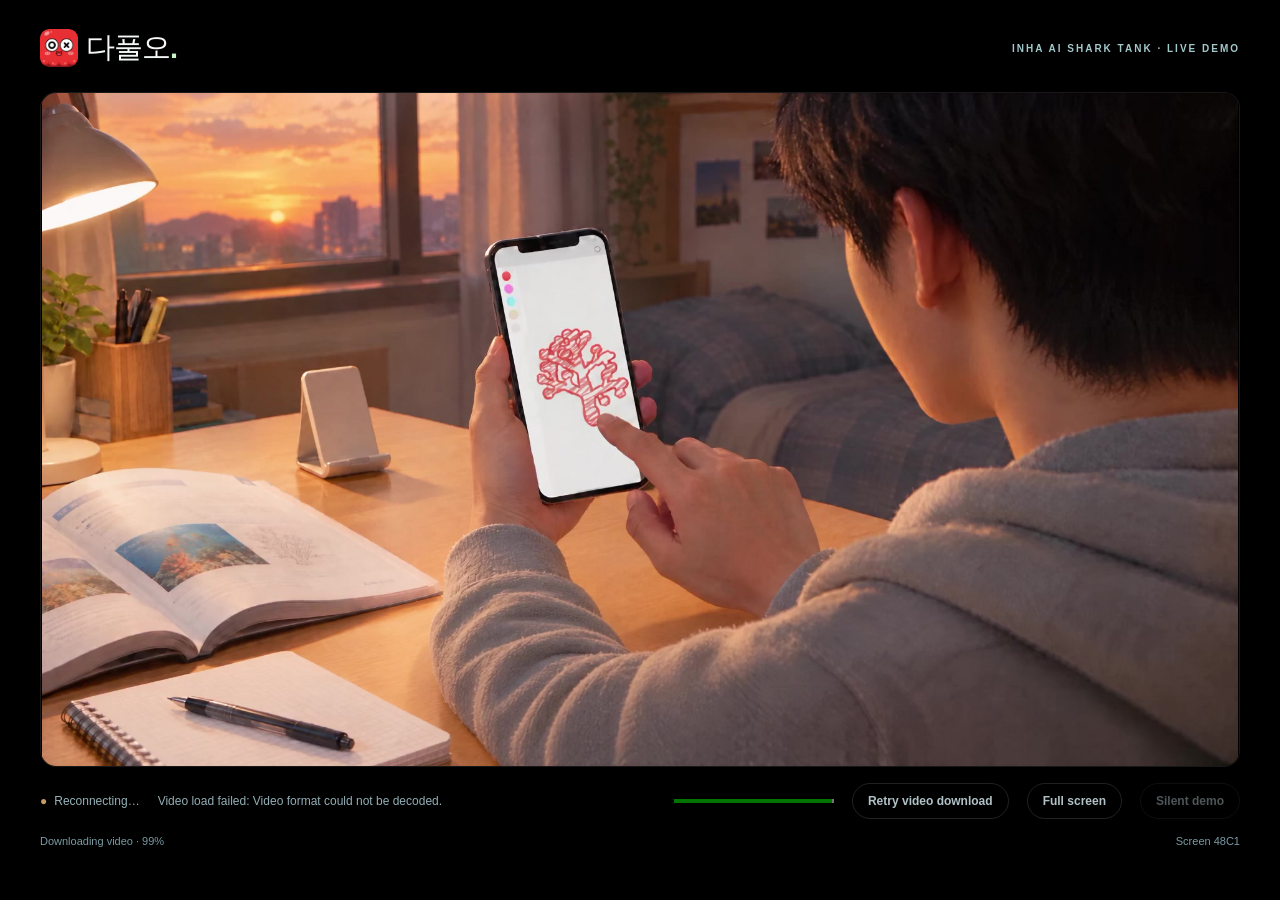
<file: index.html>
<!doctype html>
<html lang="en"><head><meta charset="utf-8"><meta name="viewport" content="width=device-width,initial-scale=1,viewport-fit=cover"><meta name="theme-color" content="#000000"><title>다풀오 · Live demo</title><link rel="stylesheet" href="./style.css?v=20261127-tour-fullscreen"></head>
<body class="audience-page"><main class="audience"><header><a class="brand" href="./" aria-label="다풀오 홈"><img class="brand-icon" src="./app-icon.png" width="38" height="38" alt="" aria-hidden="true">다풀오<span class="brand-dot">.</span></a><span class="eyebrow">INHA AI SHARK TANK · LIVE DEMO</span></header>
<div class="presentation" id="presentation"><button id="leave-expanded" class="leave-expanded" aria-label="Exit large view" hidden>×</button><div class="video-column"><div class="screen" id="screen"><video id="video" poster="./first-frame.jpg" playsinline preload="auto" aria-label="다풀오 소개 영상"></video><button id="replay" class="replay-button" hidden><span aria-hidden="true">↻</span> Watch again</button></div></div>
<aside class="homepage-panel" id="homepage-panel" aria-label="다풀오 사이트 둘러보기" hidden><div class="homepage-device"><div class="homepage-toolbar"><span>dapulo.com</span><a href="https://dapulo.com/" target="_blank" rel="noopener noreferrer">Open site ↗</a></div><div class="homepage-scroll"><iframe id="homepage" scrolling="yes" title="다풀오 모바일 홈페이지" referrerpolicy="no-referrer" sandbox="allow-scripts allow-same-origin allow-forms allow-popups allow-popups-to-escape-sandbox allow-modals allow-downloads allow-storage-access-by-user-activation" allow="camera https://dapulo.com; microphone https://dapulo.com; geolocation 'none'"></iframe></div></div><p class="homepage-hint">Scroll to explore 다풀오</p></aside></div>
<footer><span class="connection" id="conn" role="status">Connecting…</span><span id="status" role="status">Loading video…</span><progress id="progress" max="100" value="0" aria-label="Video download"></progress><button class="text-button" id="ready" hidden>Enable playback</button><button class="text-button" id="retry" hidden>Retry video download</button><button class="text-button" id="full">Full screen</button><button class="text-button" id="sound" aria-pressed="false">Sound on</button></footer>
<p class="audience-note"><span id="loading">Loading video…</span><span id="device"></span></p>
<noscript>This live demo requires JavaScript. Please enable it and reload.</noscript></main><script src="./vendor/mqtt.min.js"></script><script type="module" src="./audience.mjs?v=20261127-tour-fullscreen"></script></body></html>
</file>
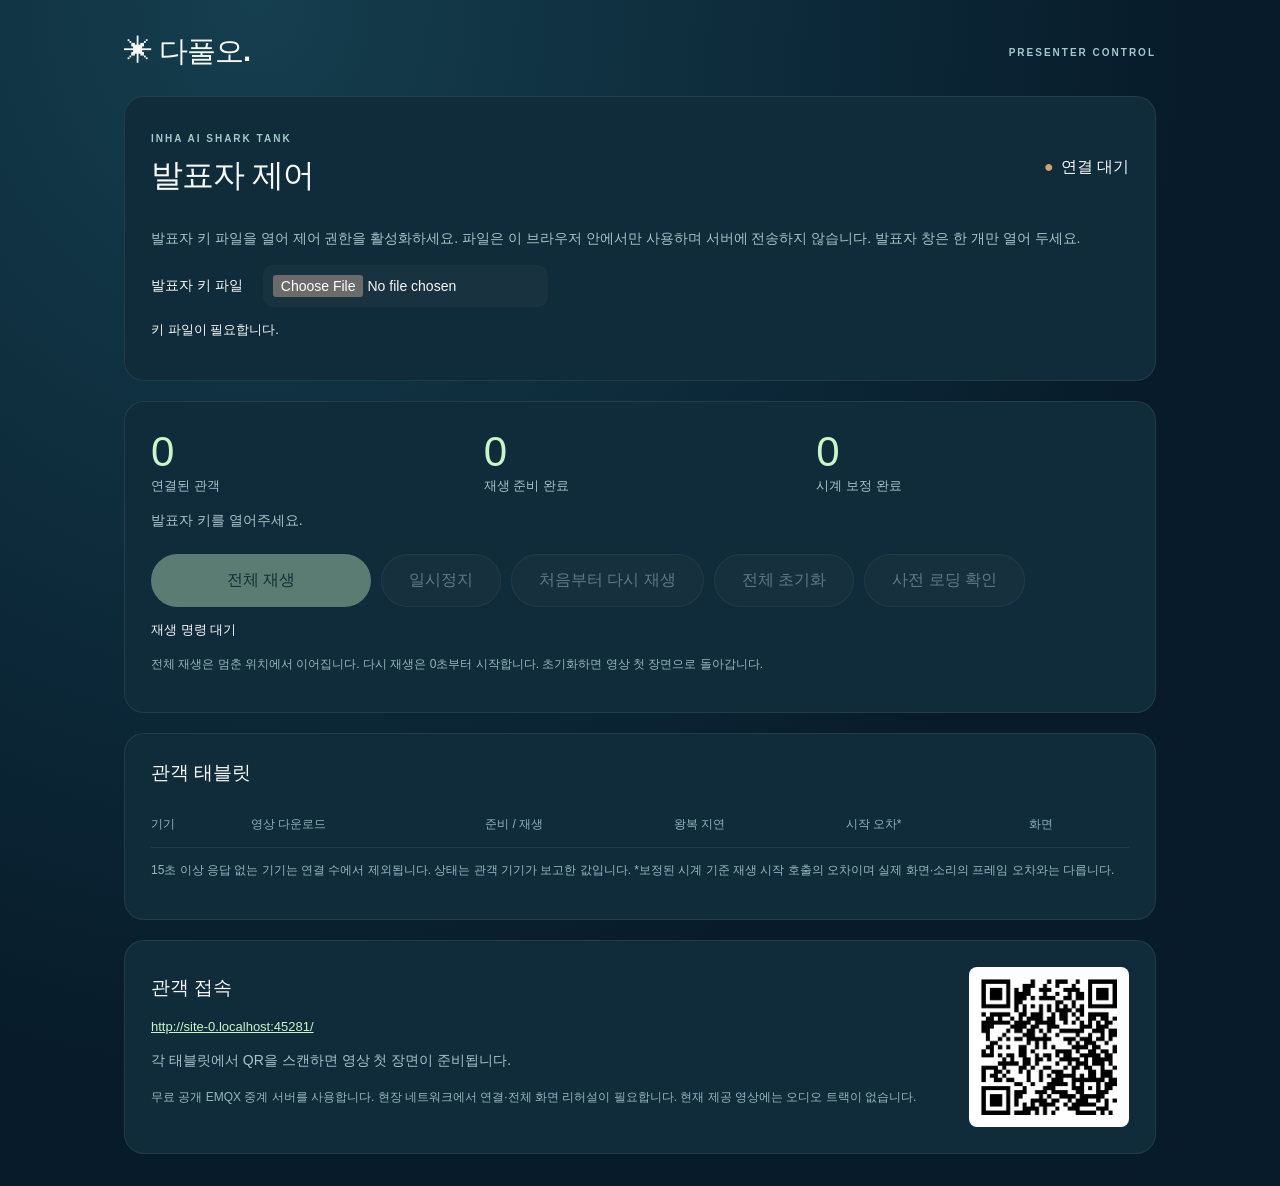
<file: admin.html>
<!doctype html>
<html lang="ko"><head><meta charset="utf-8"><meta name="viewport" content="width=device-width,initial-scale=1"><meta name="robots" content="noindex,nofollow"><title>다풀오 · 발표자 제어</title><link rel="stylesheet" href="./style.css"></head><body><main class="admin"><header><a class="brand" href="./">✳ 다풀오.</a><span class="eyebrow">PRESENTER CONTROL</span></header>
<section class="panel"><div class="section-head"><div><p class="eyebrow">INHA AI SHARK TANK</p><h1>발표자 제어</h1></div><span id="conn" class="connection" role="status">연결 대기</span></div><p class="muted">발표자 키 파일을 열어 제어 권한을 활성화하세요. 파일은 이 브라우저 안에서만 사용하며 서버에 전송하지 않습니다. 발표자 창은 한 개만 열어 두세요.</p><label class="file-label">발표자 키 파일 <input type="file" id="key" accept=".json,application/json"></label><p id="key-status" role="status">키 파일이 필요합니다.</p></section>
<section class="panel"><div class="metrics"><div><strong id="connected-count">0</strong><span>연결된 관객</span></div><div><strong id="ready-count">0</strong><span>재생 준비 완료</span></div><div><strong id="synced-count">0</strong><span>시계 보정 완료</span></div></div><p id="readiness" class="muted">키를 열면 관객 상태를 확인합니다.</p><div class="controls"><button id="play" disabled>전체 재생</button><button id="pause" class="secondary" disabled>일시정지</button><button id="restart" class="secondary" disabled>처음부터 다시 재생</button><button id="reset" class="secondary" disabled>전체 초기화</button><button id="preload" class="secondary" disabled>사전 로딩 확인</button></div><p id="sent" role="status">재생 명령 대기</p><p class="small">전체 재생은 멈춘 위치에서 이어집니다. 다시 재생은 0초부터 시작합니다. 초기화하면 영상 첫 장면으로 돌아갑니다.</p></section>
<section class="panel"><h2>관객 태블릿</h2><div class="table-scroll"><table><thead><tr><th>기기</th><th>영상 다운로드</th><th>준비 / 재생</th><th>왕복 지연</th><th>시작 오차*</th><th>화면</th></tr></thead><tbody id="devices"></tbody></table></div><p class="small">15초 이상 응답 없는 기기는 연결 수에서 제외됩니다. 상태는 관객 기기가 보고한 값입니다. *보정된 시계 기준 재생 시작 호출의 오차이며 실제 화면·소리의 프레임 오차와는 다릅니다.</p></section>
<section class="panel share"><div><h2>관객 접속</h2><a id="audience-link" href="./"></a><p class="muted">각 태블릿에서 QR을 스캔하면 영상 첫 장면이 준비됩니다.</p><p class="small">무료 공개 EMQX 중계 서버를 사용합니다. 현장 네트워크에서 연결·전체 화면 리허설이 필요합니다. 현재 제공 영상에는 오디오 트랙이 없습니다.</p></div><img src="./audience-qr.png" width="160" height="160" alt="관객 페이지 QR 코드"></section></main><script src="./vendor/mqtt.min.js"></script><script type="module" src="./presenter.mjs"></script></body></html>
</file>
<file: style.css>
:root{color-scheme:dark;font-family:Inter,-apple-system,BlinkMacSystemFont,"Segoe UI",sans-serif;background:#000;color:#f5f9f8;font-synthesis:none}*{box-sizing:border-box}body{margin:0;min-height:100svh;background:radial-gradient(ellipse at 20% 0%,#153e4e 0%,#071b2a 65%)}body.audience-page{background:#000}a{color:inherit}button,input{font:inherit}button{border:0;border-radius:50px;background:#c8f5c9;color:#123333;padding:15px 27px;font-weight:650;cursor:pointer;min-height:48px}button:hover{filter:brightness(1.08)}button:disabled{opacity:.4;cursor:wait}button:focus-visible,a:focus-visible,input:focus-visible{outline:3px solid #fff;outline-offset:5px}[hidden]{display:none!important}.audience{width:min(1320px,100%);margin:auto;padding:28px 40px 18px}header{display:flex;align-items:center;justify-content:space-between;gap:20px;margin-bottom:24px}.brand{font-size:29px;font-weight:750;text-decoration:none;letter-spacing:-1px;display:flex;align-items:center;gap:8px}.brand-dot{margin-left:-8px;color:#c8f5c9}.brand-icon{display:block;width:38px;height:38px;flex:none;object-fit:contain;border-radius:9px}.eyebrow{font-size:10px;letter-spacing:2px;font-weight:600;color:#a3c9cb}.screen{margin-inline:auto;position:relative;aspect-ratio:16/9;background:#000;overflow:hidden;border-radius:16px;border:1px solid #ffffff18;box-shadow:0 32px 80px #0003}video{display:block;width:100%;height:100%;object-fit:contain;background:#000}h1{font-size:clamp(28px,4.3vw,62px);font-weight:450;letter-spacing:-2px;line-height:1.06;margin:15px 0 20px}progress{height:4px;width:160px;accent-color:#c8f5c9;border:0}.small{font-size:12px;color:#96b7bf;line-height:1.7}footer{display:flex;flex-wrap:wrap;align-items:center;gap:18px;margin-top:16px;font-size:12px;color:#a3c1c9}footer #status{margin-right:auto}.connection:before{content:"●";color:#d1a36d;margin-right:7px}.connection.online:before{color:#c8f5c9}.text-button{background:transparent;border:1px solid #ffffff25;color:#c3d6dc;padding:7px 15px;min-height:36px;font-size:12px}.audience-note{font-size:11px;color:#7d9fa8;margin-top:14px;line-height:1.5}#device{float:right}.secondary{background:#ffffff10;color:#dcebea;border:1px solid #ffffff20}.screen:fullscreen{border:0;border-radius:0;width:100vw;height:100vh;aspect-ratio:auto}.screen:-webkit-full-screen{width:100vw;height:100vh}.admin{width:min(1080px,100%);margin:auto;padding:32px 24px}.admin h1{font-size:32px;letter-spacing:-1px}.admin h2{font-size:19px;font-weight:550;margin:0 0 16px}.panel{background:#102b39;border:1px solid #ffffff14;border-radius:20px;padding:26px;margin-top:20px}.section-head{display:flex;align-items:center;justify-content:space-between;gap:16px}.muted{color:#a8c2c9;font-size:14px;line-height:1.7}.file-label{display:flex;flex-wrap:wrap;align-items:center;gap:20px;font-size:14px}.file-label input{max-width:100%;padding:10px;background:#ffffff08;border-radius:10px}.metrics{display:grid;grid-template-columns:repeat(3,1fr);gap:20px}.metrics strong{font-size:42px;font-weight:450;display:block;color:#c8f5c9}.metrics span{font-size:13px;color:#a8c2c9}.controls{display:flex;flex-wrap:wrap;gap:10px;margin-top:22px}.controls #play{min-width:220px}.table-scroll{overflow:auto}table{border-collapse:collapse;width:100%;white-space:nowrap;font-size:12px;text-align:left}th,td{padding:14px 14px 14px 0;border-bottom:1px solid #ffffff12}th{color:#90b2bc;font-weight:500}td{color:#d4e6e8}.share{display:flex;justify-content:space-between;align-items:center;gap:24px}.share img{background:white;border-radius:8px}.share a{font-size:13px;overflow-wrap:anywhere;color:#c8f5c9}#sent,#key-status{font-size:13px;line-height:1.6}noscript{display:block;color:#ffc4a6}
@media(max-width:700px){.audience{padding:18px 16px}.brand{font-size:24px}header{margin-bottom:16px}.eyebrow{font-size:8px;letter-spacing:1.4px}.screen{aspect-ratio:auto;height:min(70svh,600px);min-height:330px}h1{font-size:36px}footer{gap:10px}.audience-note{font-size:10px}.admin{padding:20px 14px}.panel{padding:20px}.share{align-items:flex-start}.share img{width:100px;height:100px}.metrics{gap:10px}.metrics strong{font-size:34px}.controls button{flex-grow:1}.admin h1{font-size:27px}}
@media(orientation:landscape) and (max-height:700px){.audience{padding:12px 24px}.audience header{margin-bottom:10px}.screen{height:calc(100svh - 124px);min-height:0;aspect-ratio:16/9}.audience-note{margin:7px 0}footer{margin-top:8px}}

.replay-button{position:absolute;left:50%;top:50%;transform:translate(-50%,-50%);display:flex;align-items:center;gap:10px;background:#000000e6;color:#fff;border:1px solid #ffffff70;box-shadow:0 8px 30px #0005;backdrop-filter:blur(8px);font-size:17px;padding:16px 28px;white-space:nowrap}.replay-button span{font-size:25px;line-height:1}

.presentation{display:grid;grid-template-columns:minmax(0,1fr) 0px;align-items:center;gap:0;min-width:0}
.video-column{min-width:0}.homepage-panel{min-width:0;overflow:hidden;opacity:0;transition:opacity .3s ease;touch-action:pan-y;color:#b8d1d6}
.presentation.home-open{grid-template-columns:minmax(0,1fr) clamp(300px,34vw,390px);gap:24px}.home-open .homepage-panel{opacity:1;transform:none}
.home-open .screen{width:100%;height:auto;min-height:0;aspect-ratio:16/9}.homepage-device{border:1px solid #ffffff30;border-radius:24px;overflow:hidden;background:white;height:min(72svh,680px);box-shadow:0 24px 64px #0005;display:flex;flex-direction:column;color-scheme:light}.homepage-toolbar{height:42px;flex-shrink:0;display:flex;justify-content:space-between;align-items:center;padding:0 15px;background:#f4f7f5;color:#31514e;font-size:11px;border-bottom:1px solid #dfe8e2}.homepage-toolbar a{text-decoration:none;font-weight:600}.homepage-scroll{flex:1;min-height:0;overflow:auto;overscroll-behavior:contain;-webkit-overflow-scrolling:touch;touch-action:pan-y}#homepage{width:100%;height:100%;min-height:0;border:0;display:block;background:#fff;touch-action:pan-y}.homepage-hint{font-size:11px;text-align:center;color:#a3c1c9;margin:10px 0 0}
.presentation:fullscreen,.presentation:-webkit-full-screen{width:100vw;height:100vh;max-width:none;padding:24px;background:#000}.presentation:fullscreen .video-column,.presentation:-webkit-full-screen .video-column{height:100%;display:flex;align-items:center}.presentation:fullscreen .screen,.presentation:-webkit-full-screen .screen{width:100%;height:100%;aspect-ratio:auto}.presentation:fullscreen .homepage-device,.presentation:-webkit-full-screen .homepage-device{height:calc(100vh - 72px)}
@media(max-width:700px) and (orientation:portrait){.presentation.home-open{grid-template-columns:minmax(0,1fr);gap:20px}.home-open .homepage-panel{width:min(100%,390px);justify-self:center}.home-open .homepage-device{height:min(76svh,700px)}.presentation:fullscreen.home-open{overflow-y:auto;display:block}.presentation:fullscreen.home-open .video-column{height:auto;margin-bottom:20px}.presentation:fullscreen.home-open .screen{height:auto;aspect-ratio:16/9}}
@media(orientation:landscape) and (max-height:550px){.presentation.home-open{grid-template-columns:minmax(0,1fr) 300px;gap:16px}.home-open .homepage-device{height:calc(100svh - 142px);min-height:200px}.homepage-toolbar{height:32px}.homepage-hint{margin-top:6px;font-size:10px}.presentation:fullscreen .homepage-device{height:calc(100vh - 68px)}}
@media(prefers-reduced-motion:reduce){.presentation,.homepage-panel{transition:none}}

.presentation.is-expanded{position:fixed;inset:0;z-index:1000;width:100vw;height:100vh;height:100dvh;max-width:none;padding:52px 20px 20px;background:#000;box-sizing:border-box}.presentation.is-expanded .video-column{height:100%;display:flex;align-items:center}.presentation.is-expanded .screen{width:100%;height:100%;aspect-ratio:auto}.presentation.is-expanded .homepage-device{height:calc(100vh - 100px);height:calc(100dvh - 100px)}.leave-expanded{position:absolute;z-index:2;top:6px;right:12px;min-height:40px;width:40px;height:40px;padding:0;display:grid;place-items:center;background:#ffffff18;color:#fff;border:1px solid #ffffff40;font-size:28px;line-height:1}
@media(max-width:700px) and (orientation:portrait){.presentation.is-expanded.home-open{overflow-y:auto;display:block}.presentation.is-expanded.home-open .video-column{height:auto;margin-bottom:20px}.presentation.is-expanded.home-open .screen{height:auto;aspect-ratio:16/9}.presentation.is-expanded.home-open .homepage-panel{width:100%}}

.presentation:fullscreen:not(.home-open),.presentation:-webkit-full-screen:not(.home-open){padding:0}.presentation:fullscreen:not(.home-open) .screen,.presentation:-webkit-full-screen:not(.home-open) .screen{border:0;border-radius:0;box-shadow:none}
</file>
